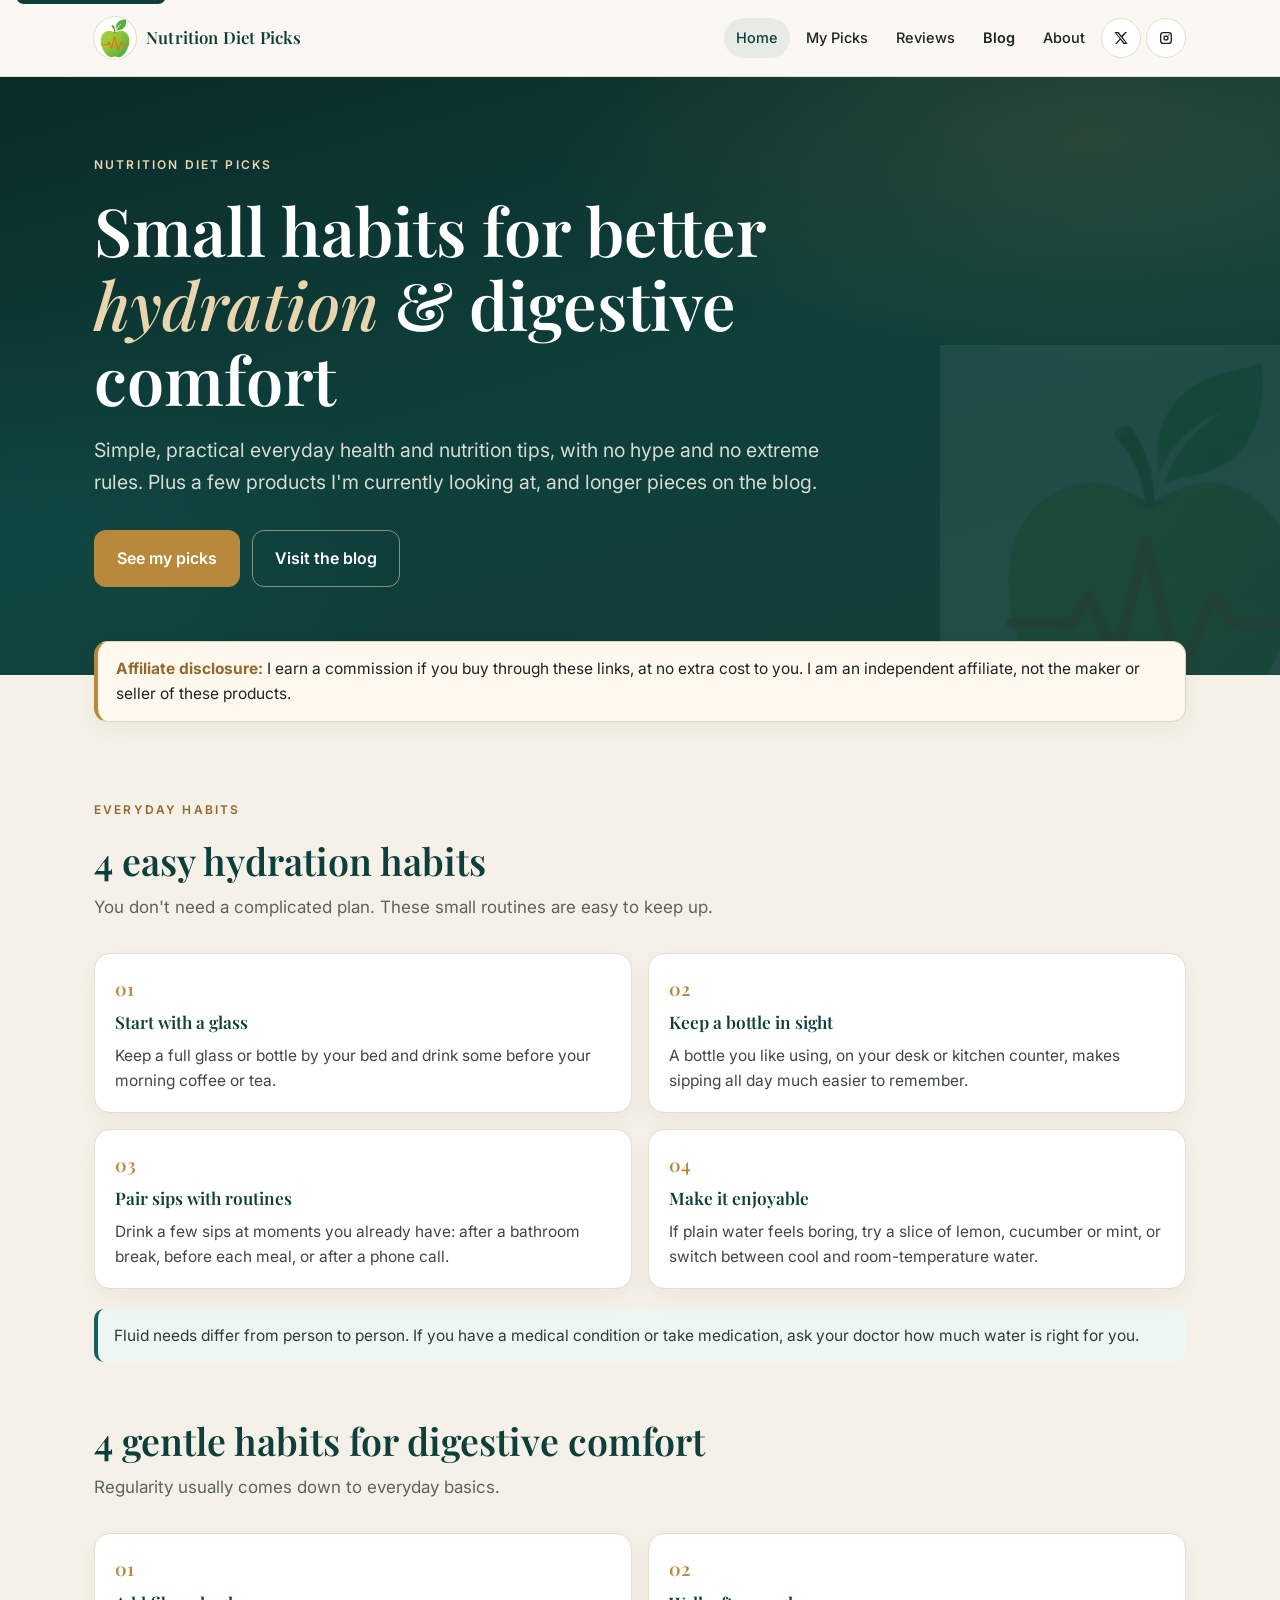
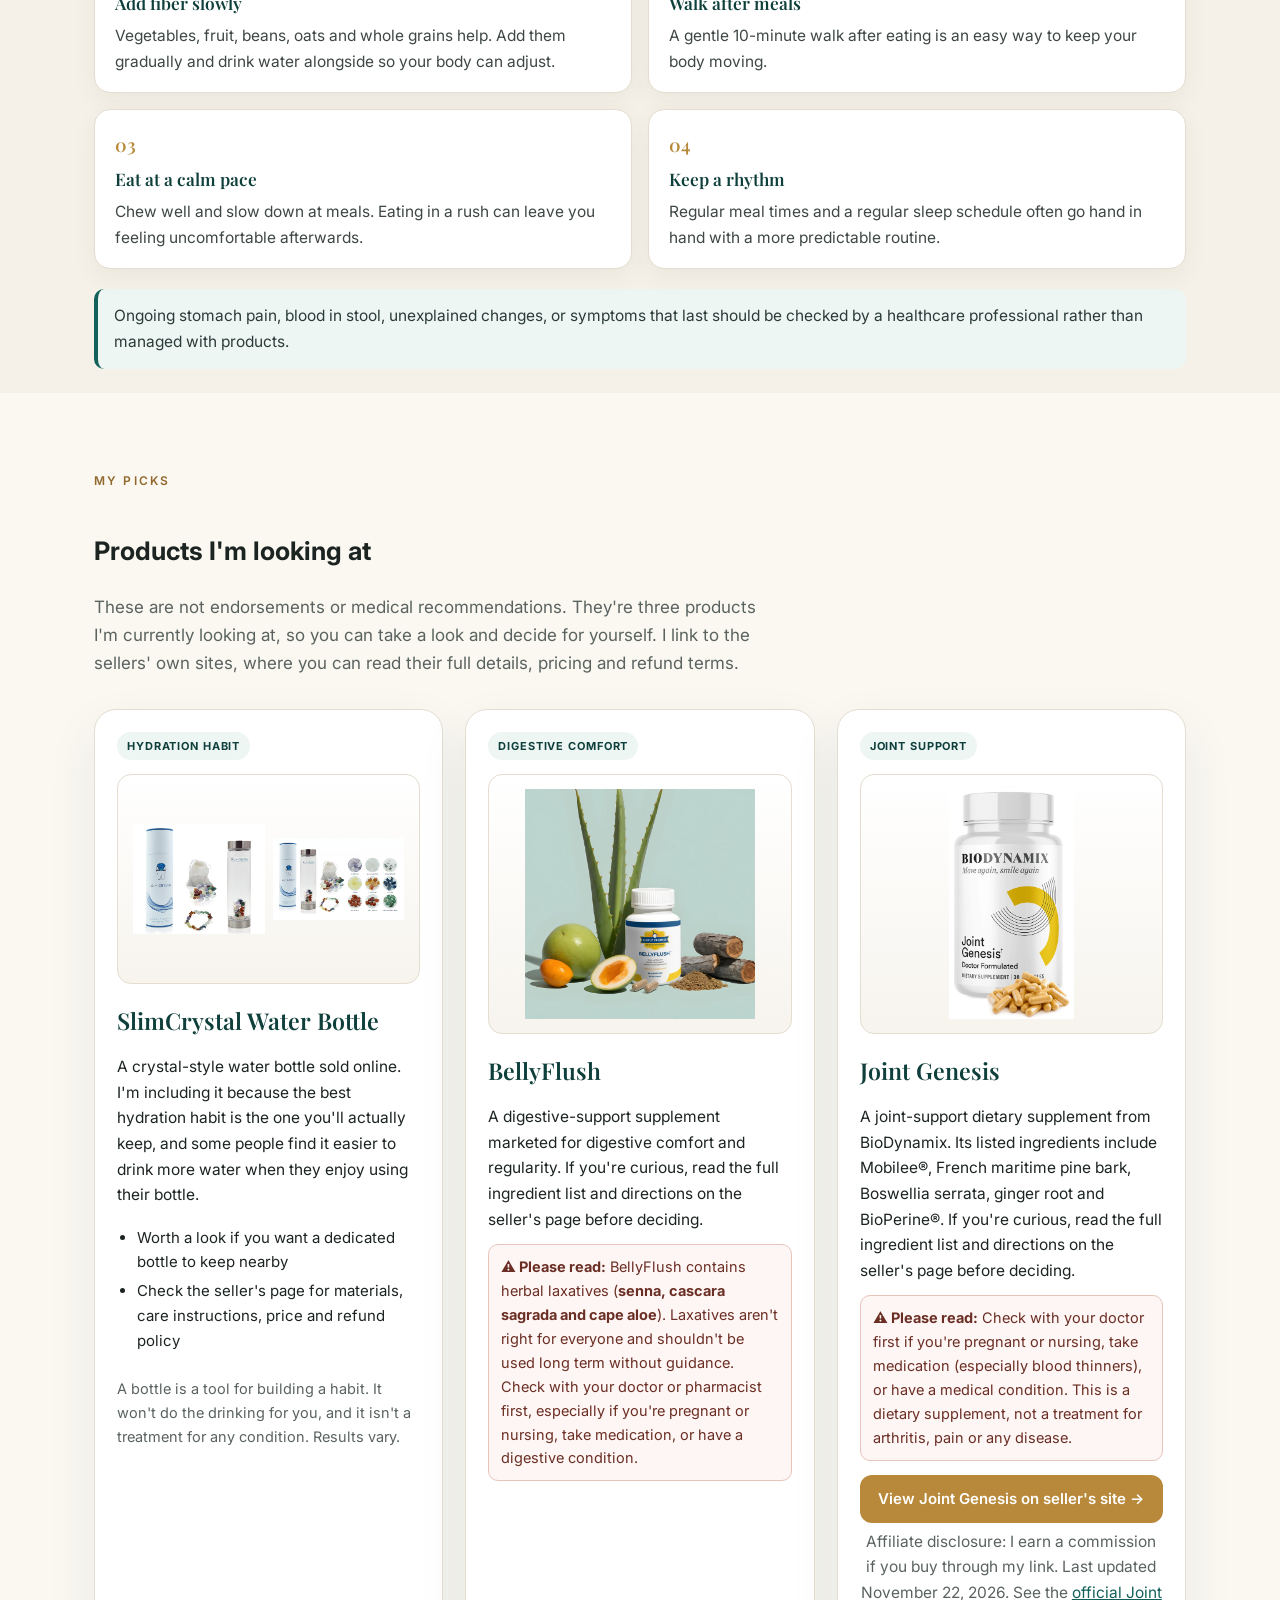
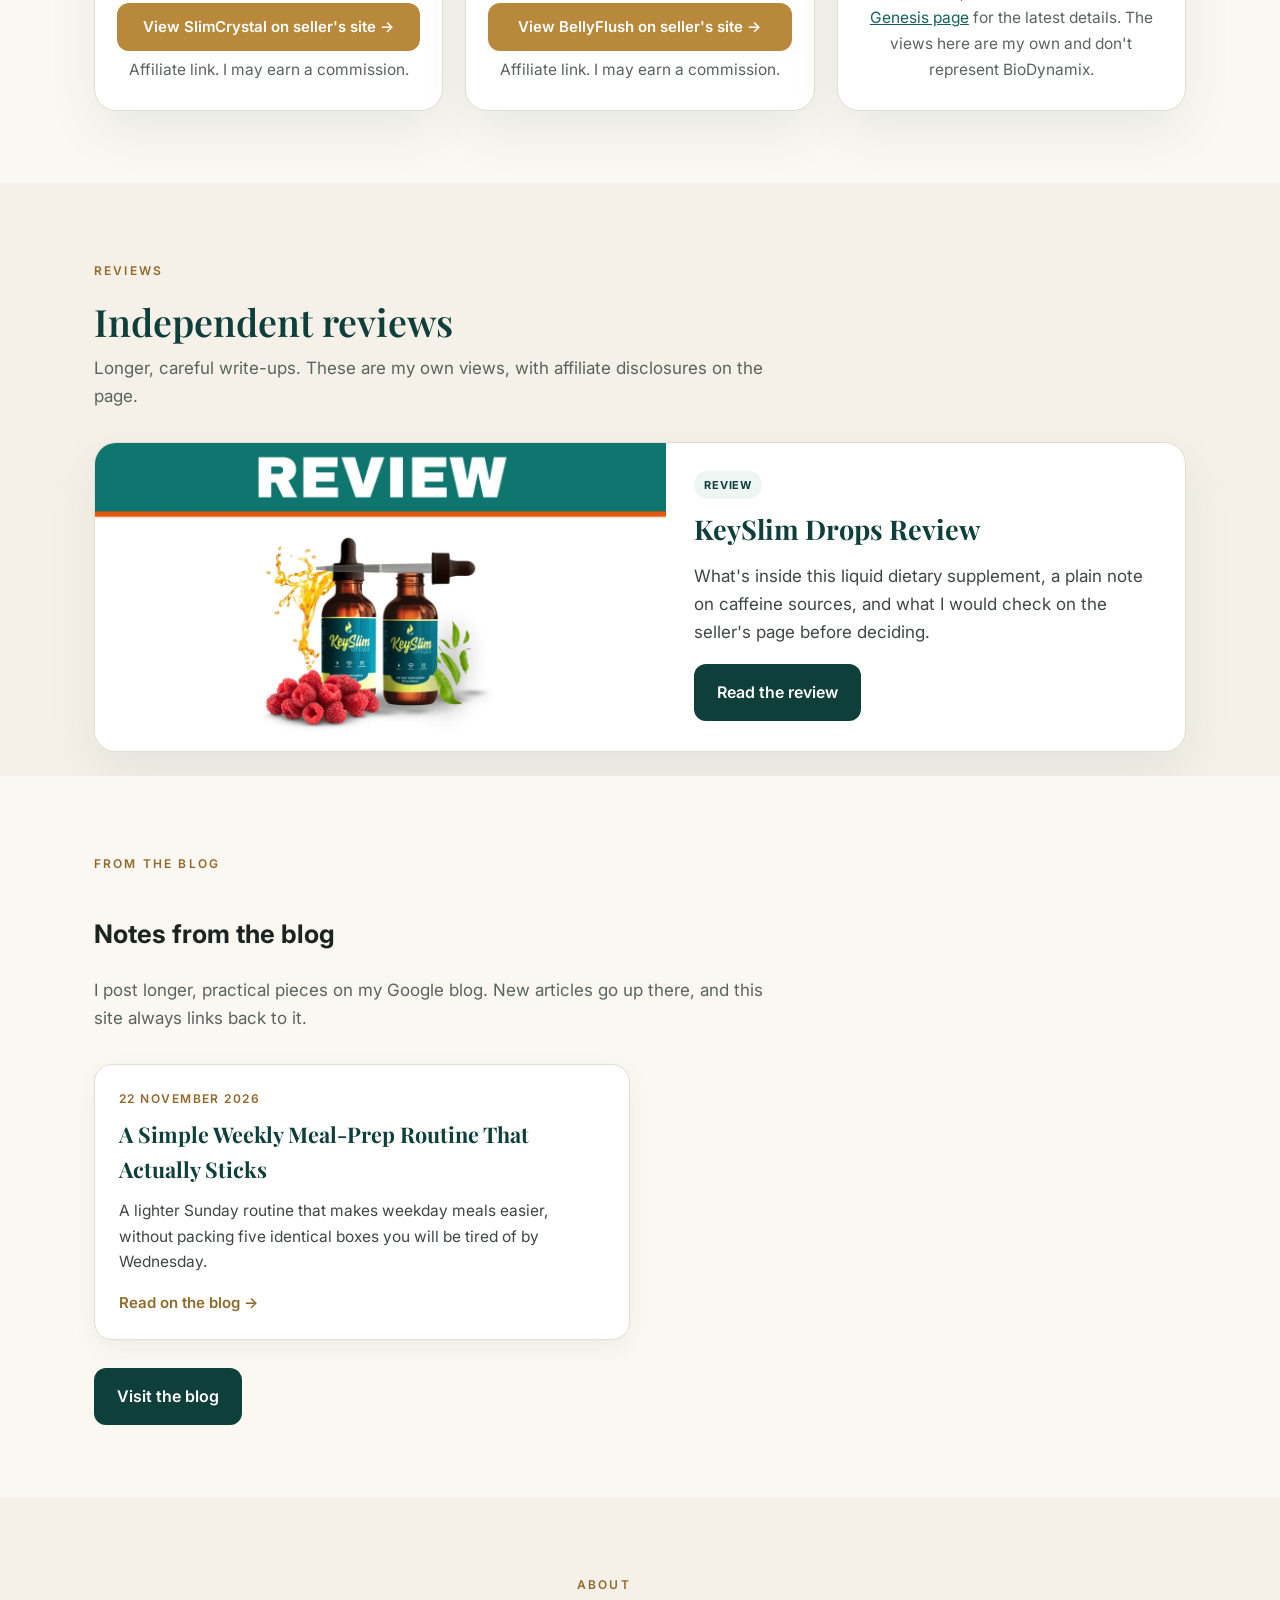
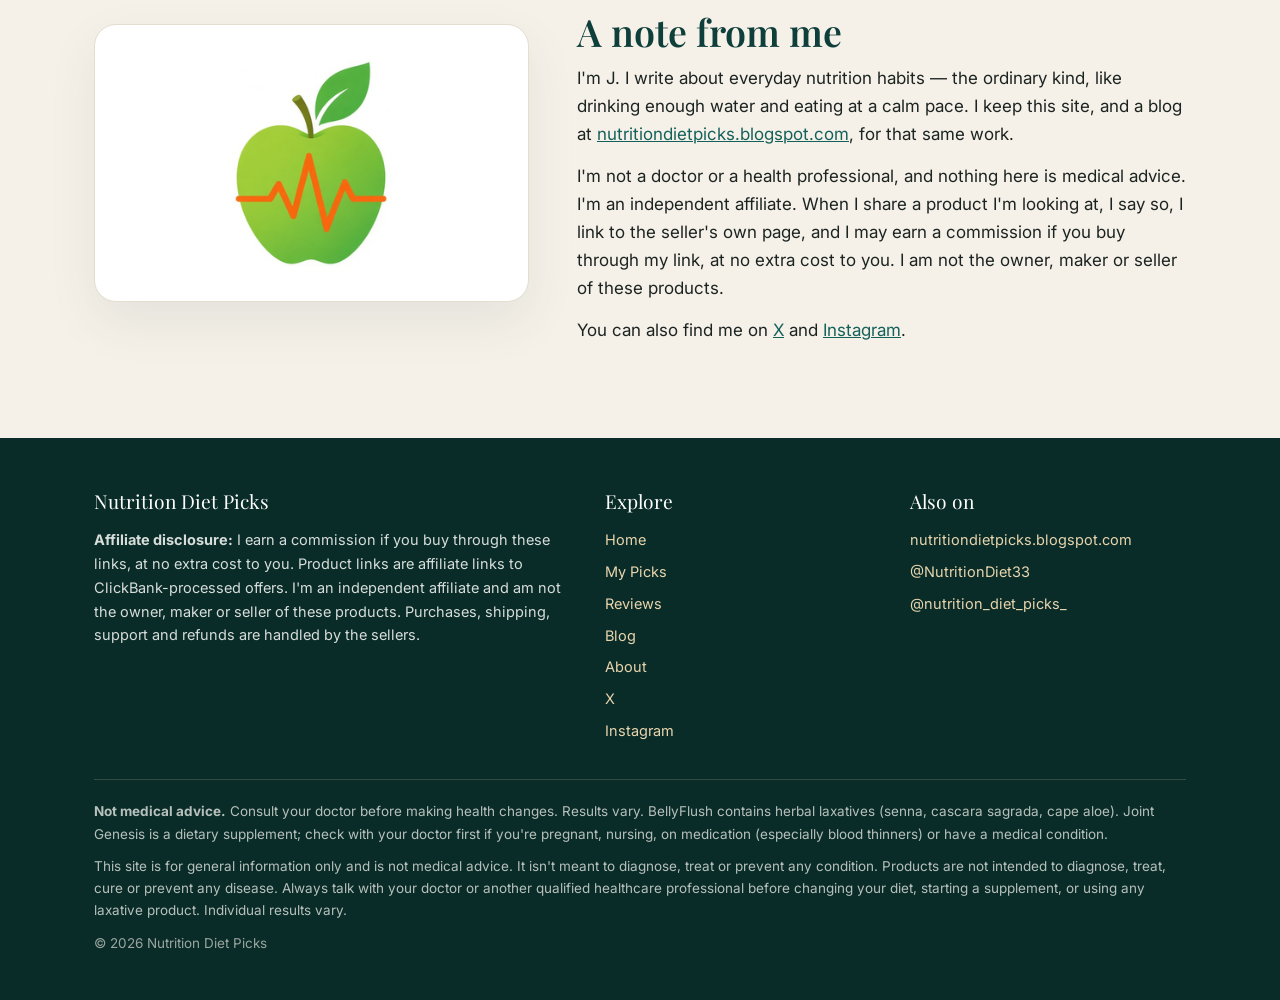
<file: index.html>
<!DOCTYPE html>
<html lang="en">
<head>
<meta charset="utf-8">
<meta name="viewport" content="width=device-width, initial-scale=1">
<title>Nutrition Diet Picks | Simple habits and honest product notes</title>
<meta name="description" content="Simple, practical hydration and digestive-comfort habits for everyday life, plus products I'm looking at (affiliate links). From Nutrition Diet Picks.">
<meta name="theme-color" content="#0e3f3b">
<meta property="og:title" content="Nutrition Diet Picks | Simple habits and honest product notes">
<meta property="og:description" content="Practical everyday habits for hydration and digestive comfort, plus products I'm looking at (affiliate links).">
<meta property="og:type" content="website">
<meta property="og:url" content="https://judah7.github.io/nutritiondiet-picks/">
<meta property="og:image" content="https://judah7.github.io/nutritiondiet-picks/apple-icon.png">
<link rel="canonical" href="https://judah7.github.io/nutritiondiet-picks/">
<link rel="icon" type="image/png" href="favicon.png" sizes="32x32">
<link rel="apple-touch-icon" href="apple-touch-icon.png">
<link rel="preconnect" href="https://fonts.googleapis.com">
<link rel="preconnect" href="https://fonts.gstatic.com" crossorigin>
<link href="https://fonts.googleapis.com/css2?family=Inter:wght@400;500;600;700&family=Playfair+Display:ital,wght@0,500;0,600;0,700;1,500&display=swap" rel="stylesheet">
<link rel="stylesheet" href="styles.css">
</head>
<body>
<a class="skip" href="#main">Skip to content</a>
<header class="site-nav">
  <div class="nav-inner">
    <a class="brand" href="index.html">
      <img src="apple-icon.png" alt="" width="256" height="256">
      <span class="brand-name">Nutrition Diet Picks</span>
    </a>
    <button class="menu-toggle" type="button" aria-expanded="false" aria-controls="site-menu" aria-label="Open menu">
      <svg viewBox="0 0 24 24" aria-hidden="true"><path d="M4 7h16M4 12h16M4 17h16"/></svg>
    </button>
    <nav id="site-menu" class="nav-links" aria-label="Primary">
      <a href="index.html" aria-current="page">Home</a>
      <a href="#picks">My Picks</a>
      <a href="#reviews">Reviews</a>
      <a class="ext" href="https://nutritiondietpicks.blogspot.com" target="_blank" rel="noopener">Blog</a>
      <a href="#about">About</a>
      <span class="nav-socials">
        <a class="social" href="https://x.com/NutritionDiet33" target="_blank" rel="noopener" aria-label="Nutrition Diet Picks on X">
          <svg viewBox="0 0 24 24" aria-hidden="true"><path d="M18.24 3H21l-6.53 7.47L22 21h-6.17l-4.82-6.3L5.6 21H3l7-8L2.1 3h6.32l4.36 5.73L18.24 3zm-1.08 16.2h1.7L7 4.7H5.17l11.99 14.5z"/></svg>
        </a>
        <a class="social" href="https://www.instagram.com/nutrition_diet_picks_/" target="_blank" rel="noopener" aria-label="Nutrition Diet Picks on Instagram">
          <svg viewBox="0 0 24 24" aria-hidden="true"><path d="M8 3h8a5 5 0 0 1 5 5v8a5 5 0 0 1-5 5H8a5 5 0 0 1-5-5V8a5 5 0 0 1 5-5zm0 2a3 3 0 0 0-3 3v8a3 3 0 0 0 3 3h8a3 3 0 0 0 3-3V8a3 3 0 0 0-3-3H8zm8.4 1.3a1.1 1.1 0 1 1 0 2.2 1.1 1.1 0 0 1 0-2.2zM12 8a4 4 0 1 1 0 8 4 4 0 0 1 0-8zm0 2a2 2 0 1 0 0 4 2 2 0 0 0 0-4z"/></svg>
        </a>
      </span>
    </nav>
  </div>
</header>
<section class="hero" id="home">
  <div class="wrap">
    <p class="kicker">Nutrition Diet Picks</p>
    <h1>Small habits for better <em>hydration</em> &amp; digestive comfort</h1>
    <p class="lead">Simple, practical everyday health and nutrition tips, with no hype and no extreme rules. Plus a few products I'm currently looking at, and longer pieces on the blog.</p>
    <div class="hero-cta">
      <a class="btn btn-gold" href="#picks">See my picks</a>
      <a class="btn btn-outline" href="https://nutritiondietpicks.blogspot.com" target="_blank" rel="noopener">Visit the blog</a>
    </div>
  </div>
</section>

<main id="main">
  <div class="wrap">
    <div class="disclosure" role="note">
      <strong>Affiliate disclosure:</strong> I earn a commission if you buy through these links, at no extra cost to you. I am an independent affiliate, not the maker or seller of these products.
    </div>
  </div>

  <section class="section" id="habits">
    <div class="wrap">
      <div class="section-head">
        <p class="kicker" style="color:var(--gold-d)">Everyday habits</p>
        <h2>4 easy hydration habits</h2>
        <p class="sub">You don't need a complicated plan. These small routines are easy to keep up.</p>
      </div>
      <div class="grid two">
        <div class="tip"><span class="num">01</span><h3>Start with a glass</h3><p>Keep a full glass or bottle by your bed and drink some before your morning coffee or tea.</p></div>
        <div class="tip"><span class="num">02</span><h3>Keep a bottle in sight</h3><p>A bottle you like using, on your desk or kitchen counter, makes sipping all day much easier to remember.</p></div>
        <div class="tip"><span class="num">03</span><h3>Pair sips with routines</h3><p>Drink a few sips at moments you already have: after a bathroom break, before each meal, or after a phone call.</p></div>
        <div class="tip"><span class="num">04</span><h3>Make it enjoyable</h3><p>If plain water feels boring, try a slice of lemon, cucumber or mint, or switch between cool and room-temperature water.</p></div>
      </div>
      <div class="note">Fluid needs differ from person to person. If you have a medical condition or take medication, ask your doctor how much water is right for you.</div>

      <div class="section-head" style="margin-top:56px">
        <h2>4 gentle habits for digestive comfort</h2>
        <p class="sub">Regularity usually comes down to everyday basics.</p>
      </div>
      <div class="grid two">
        <div class="tip"><span class="num">01</span><h3>Add fiber slowly</h3><p>Vegetables, fruit, beans, oats and whole grains help. Add them gradually and drink water alongside so your body can adjust.</p></div>
        <div class="tip"><span class="num">02</span><h3>Walk after meals</h3><p>A gentle 10-minute walk after eating is an easy way to keep your body moving.</p></div>
        <div class="tip"><span class="num">03</span><h3>Eat at a calm pace</h3><p>Chew well and slow down at meals. Eating in a rush can leave you feeling uncomfortable afterwards.</p></div>
        <div class="tip"><span class="num">04</span><h3>Keep a rhythm</h3><p>Regular meal times and a regular sleep schedule often go hand in hand with a more predictable routine.</p></div>
      </div>
      <div class="note">Ongoing stomach pain, blood in stool, unexplained changes, or symptoms that last should be checked by a healthcare professional rather than managed with products.</div>
    </div>
  </section>

  <section class="band section-alt" id="picks">
    <div class="wrap">
      <div class="section-head">
        <p class="kicker" style="color:var(--gold-d)">My Picks</p>
        <h2>Products I'm looking at</h2>
        <p class="sub">These are not endorsements or medical recommendations. They're three products I'm currently looking at, so you can take a look and decide for yourself. I link to the sellers' own sites, where you can read their full details, pricing and refund terms.</p>
      </div>
      <div class="cards">

        <article class="card">
          <span class="badge">Hydration habit</span>
          <div class="card-media pair">
            <img src="slimcrystal-1.jpg" alt="SlimCrystal glass water bottle with gift tube, crystal pouch and bracelet" width="512" height="433" loading="lazy">
            <img src="slimcrystal-2.jpg" alt="SlimCrystal bottle set and the crystals included" width="512" height="317" loading="lazy">
          </div>
          <h3>SlimCrystal Water Bottle</h3>
          <p>A crystal-style water bottle sold online. I'm including it because the best hydration habit is the one you'll actually keep, and some people find it easier to drink more water when they enjoy using their bottle.</p>
          <ul>
            <li>Worth a look if you want a dedicated bottle to keep nearby</li>
            <li>Check the seller's page for materials, care instructions, price and refund policy</li>
          </ul>
          <p style="font-size:14.5px;color:var(--muted)">A bottle is a tool for building a habit. It won't do the drinking for you, and it isn't a treatment for any condition. Results vary.</p>
          <div class="spacer"></div>
          <a class="btn btn-gold btn-block" href="https://e55ddir9w6vea29dpgvyzu5lps.hop.clickbank.net" target="_blank" rel="sponsored nofollow noopener">View SlimCrystal on seller's site&nbsp;→</a>
          <p class="fine">Affiliate link. I may earn a commission.</p>
        </article>

        <article class="card">
          <span class="badge">Digestive comfort</span>
          <div class="card-media">
            <img src="bellyflush.jpg" alt="BellyFlush supplement bottle with aloe, fruit and bark" width="800" height="800" loading="lazy">
          </div>
          <h3>BellyFlush</h3>
          <p>A digestive-support supplement marketed for digestive comfort and regularity. If you're curious, read the full ingredient list and directions on the seller's page before deciding.</p>
          <div class="warn"><strong>⚠️ Please read:</strong> BellyFlush contains herbal laxatives (<strong>senna, cascara sagrada and cape aloe</strong>). Laxatives aren't right for everyone and shouldn't be used long term without guidance. Check with your doctor or pharmacist first, especially if you're pregnant or nursing, take medication, or have a digestive condition.</div>
          <div class="spacer"></div>
          <a class="btn btn-gold btn-block" href="https://a578drvfzavfnsa5oa-wj38r28.hop.clickbank.net" target="_blank" rel="sponsored nofollow noopener">View BellyFlush on seller's site&nbsp;→</a>
          <p class="fine">Affiliate link. I may earn a commission.</p>
        </article>

        <article class="card">
          <span class="badge">Joint support</span>
          <div class="card-media">
            <img src="jointgenesis.webp" alt="Joint Genesis supplement bottle and capsules by BioDynamix" width="800" height="1470" loading="lazy">
          </div>
          <h3>Joint Genesis</h3>
          <p>A joint-support dietary supplement from BioDynamix. Its listed ingredients include Mobilee®, French maritime pine bark, Boswellia serrata, ginger root and BioPerine®. If you're curious, read the full ingredient list and directions on the seller's page before deciding.</p>
          <div class="warn"><strong>⚠️ Please read:</strong> Check with your doctor first if you're pregnant or nursing, take medication (especially blood thinners), or have a medical condition. This is a dietary supplement, not a treatment for arthritis, pain or any disease.</div>
          <div class="spacer"></div>
          <a class="btn btn-gold btn-block" href="https://9dc07pyd3czmgyhgx7xfv8-m0u.hop.clickbank.net" target="_blank" rel="sponsored nofollow noopener">View Joint Genesis on seller's site&nbsp;→</a>
          <p class="fine">Affiliate disclosure: I earn a commission if you buy through my link. Last updated November 22, 2026. See the <a href="https://9dc07pyd3czmgyhgx7xfv8-m0u.hop.clickbank.net" target="_blank" rel="sponsored nofollow noopener">official Joint Genesis page</a> for the latest details. The views here are my own and don't represent BioDynamix.</p>
        </article>

      </div>
    </div>
  </section>

  <section class="section" id="reviews">
    <div class="wrap">
      <div class="section-head">
        <p class="kicker" style="color:var(--gold-d)">Reviews</p>
        <h2>Independent reviews</h2>
        <p class="sub">Longer, careful write-ups. These are my own views, with affiliate disclosures on the page.</p>
      </div>
      <a class="feature" href="keyslim-drops-review.html">
        <div class="feature-media">
          <img src="keyslim-review-cover.webp" alt="KeySlim Drops Review cover, with a REVIEW banner" width="1200" height="630" loading="lazy">
        </div>
        <div class="feature-body">
          <span class="badge">Review</span>
          <h3>KeySlim Drops Review</h3>
          <p>What's inside this liquid dietary supplement, a plain note on caffeine sources, and what I would check on the seller's page before deciding.</p>
          <span class="btn btn-solid">Read the review</span>
        </div>
      </a>
    </div>
  </section>

  <section class="band section-alt" id="blog">
    <div class="wrap">
      <div class="section-head">
        <p class="kicker" style="color:var(--gold-d)">From the Blog</p>
        <h2>Notes from the blog</h2>
        <p class="sub">I post longer, practical pieces on my Google blog. New articles go up there, and this site always links back to it.</p>
      </div>
      <div class="blog-grid" id="blog-grid">
        <a class="blog-card" href="https://nutritiondietpicks.blogspot.com/2026/11/a-simple-weekly-meal-prep-routine-that.html" target="_blank" rel="noopener">
          <p class="meta">22 November 2026</p>
          <h3>A Simple Weekly Meal-Prep Routine That Actually Sticks</h3>
          <p>A lighter Sunday routine that makes weekday meals easier, without packing five identical boxes you will be tired of by Wednesday.</p>
          <span class="more">Read on the blog →</span>
        </a>
      </div>
      <p style="margin:28px 0 0"><a class="btn btn-solid" href="https://nutritiondietpicks.blogspot.com" target="_blank" rel="noopener">Visit the blog</a></p>
    </div>
  </section>

  <section class="section" id="about">
    <div class="wrap about-grid">
      <div class="about-portrait">
        <img src="apple-icon.png" alt="Nutrition Diet Picks apple logo" width="256" height="256">
      </div>
      <div class="about-copy">
        <p class="kicker" style="color:var(--gold-d)">About</p>
        <h2>A note from me</h2>
        <p>I'm J. I write about everyday nutrition habits — the ordinary kind, like drinking enough water and eating at a calm pace. I keep this site, and a blog at <a href="https://nutritiondietpicks.blogspot.com" target="_blank" rel="noopener">nutritiondietpicks.blogspot.com</a>, for that same work.</p>
        <p>I'm not a doctor or a health professional, and nothing here is medical advice. I'm an independent affiliate. When I share a product I'm looking at, I say so, I link to the seller's own page, and I may earn a commission if you buy through my link, at no extra cost to you. I am not the owner, maker or seller of these products.</p>
        <p>You can also find me on <a href="https://x.com/NutritionDiet33" target="_blank" rel="noopener">X</a> and <a href="https://www.instagram.com/nutrition_diet_picks_/" target="_blank" rel="noopener">Instagram</a>.</p>
      </div>
    </div>
  </section>
</main>
<footer class="site-footer">
  <div class="wrap">
    <div class="footer-grid">
      <div>
        <p class="footer-brand">Nutrition Diet Picks</p>
        <p><strong>Affiliate disclosure:</strong> I earn a commission if you buy through these links, at no extra cost to you. Product links are affiliate links to ClickBank-processed offers. I'm an independent affiliate and am not the owner, maker or seller of these products. Purchases, shipping, support and refunds are handled by the sellers.</p>
      </div>
      <div>
        <p class="footer-brand">Explore</p>
        <ul class="footer-nav">
          <li><a href="index.html">Home</a></li>
          <li><a href="index.html#picks">My Picks</a></li>
          <li><a href="index.html#reviews">Reviews</a></li>
          <li><a href="https://nutritiondietpicks.blogspot.com" target="_blank" rel="noopener">Blog</a></li>
          <li><a href="index.html#about">About</a></li>
          <li><a href="https://x.com/NutritionDiet33" target="_blank" rel="noopener">X</a></li>
          <li><a href="https://www.instagram.com/nutrition_diet_picks_/" target="_blank" rel="noopener">Instagram</a></li>
        </ul>
      </div>
      <div>
        <p class="footer-brand">Also on</p>
        <ul class="footer-nav">
          <li><a href="https://nutritiondietpicks.blogspot.com" target="_blank" rel="noopener">nutritiondietpicks.blogspot.com</a></li>
          <li><a href="https://x.com/NutritionDiet33" target="_blank" rel="noopener">@NutritionDiet33</a></li>
          <li><a href="https://www.instagram.com/nutrition_diet_picks_/" target="_blank" rel="noopener">@nutrition_diet_picks_</a></li>
        </ul>
      </div>
    </div>
    <div class="legal">
      <p><strong>Not medical advice.</strong> Consult your doctor before making health changes. Results vary. BellyFlush contains herbal laxatives (senna, cascara sagrada, cape aloe). Joint Genesis is a dietary supplement; check with your doctor first if you're pregnant, nursing, on medication (especially blood thinners) or have a medical condition.</p>
      <p>This site is for general information only and is not medical advice. It isn't meant to diagnose, treat or prevent any condition. Products are not intended to diagnose, treat, cure or prevent any disease. Always talk with your doctor or another qualified healthcare professional before changing your diet, starting a supplement, or using any laxative product. Individual results vary.</p>
      <p class="copy">© 2026 Nutrition Diet Picks</p>
    </div>
  </div>
</footer>
<script src="site.js"></script>
</body>
</html>
</file>
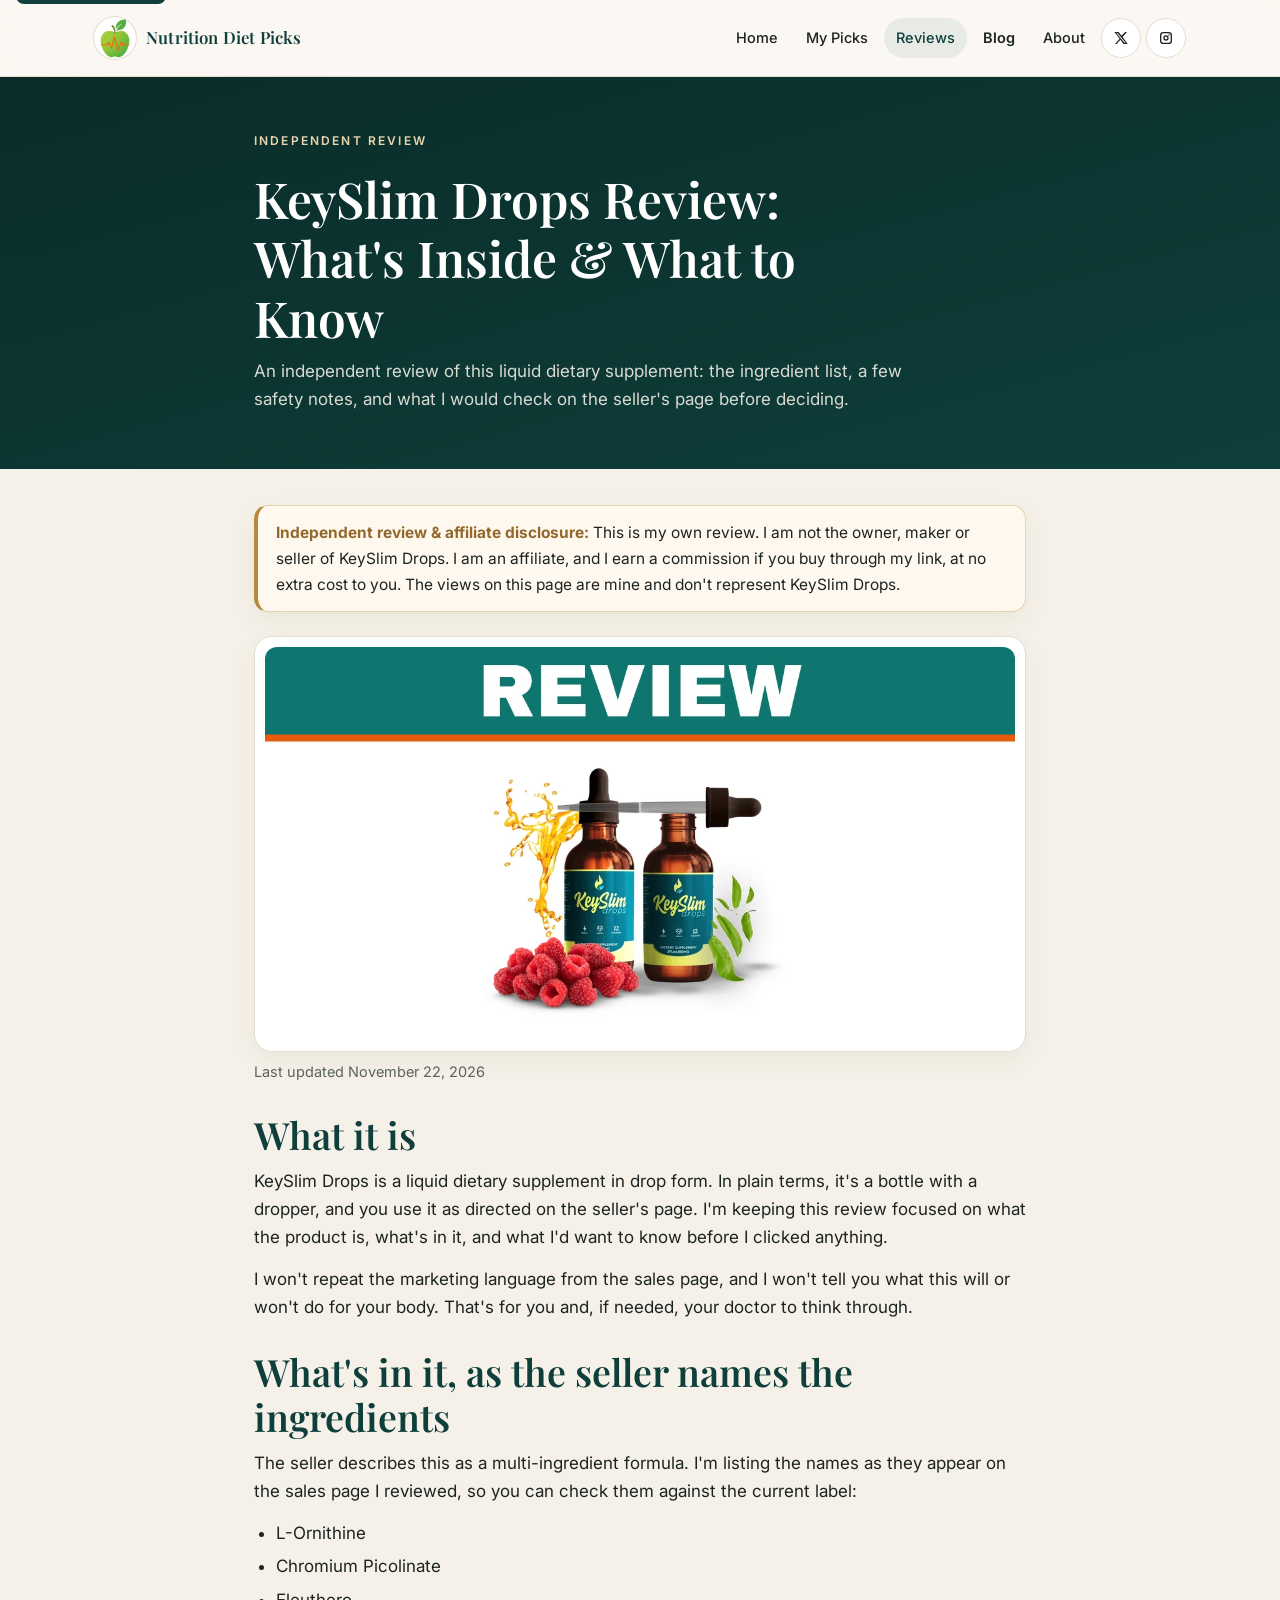
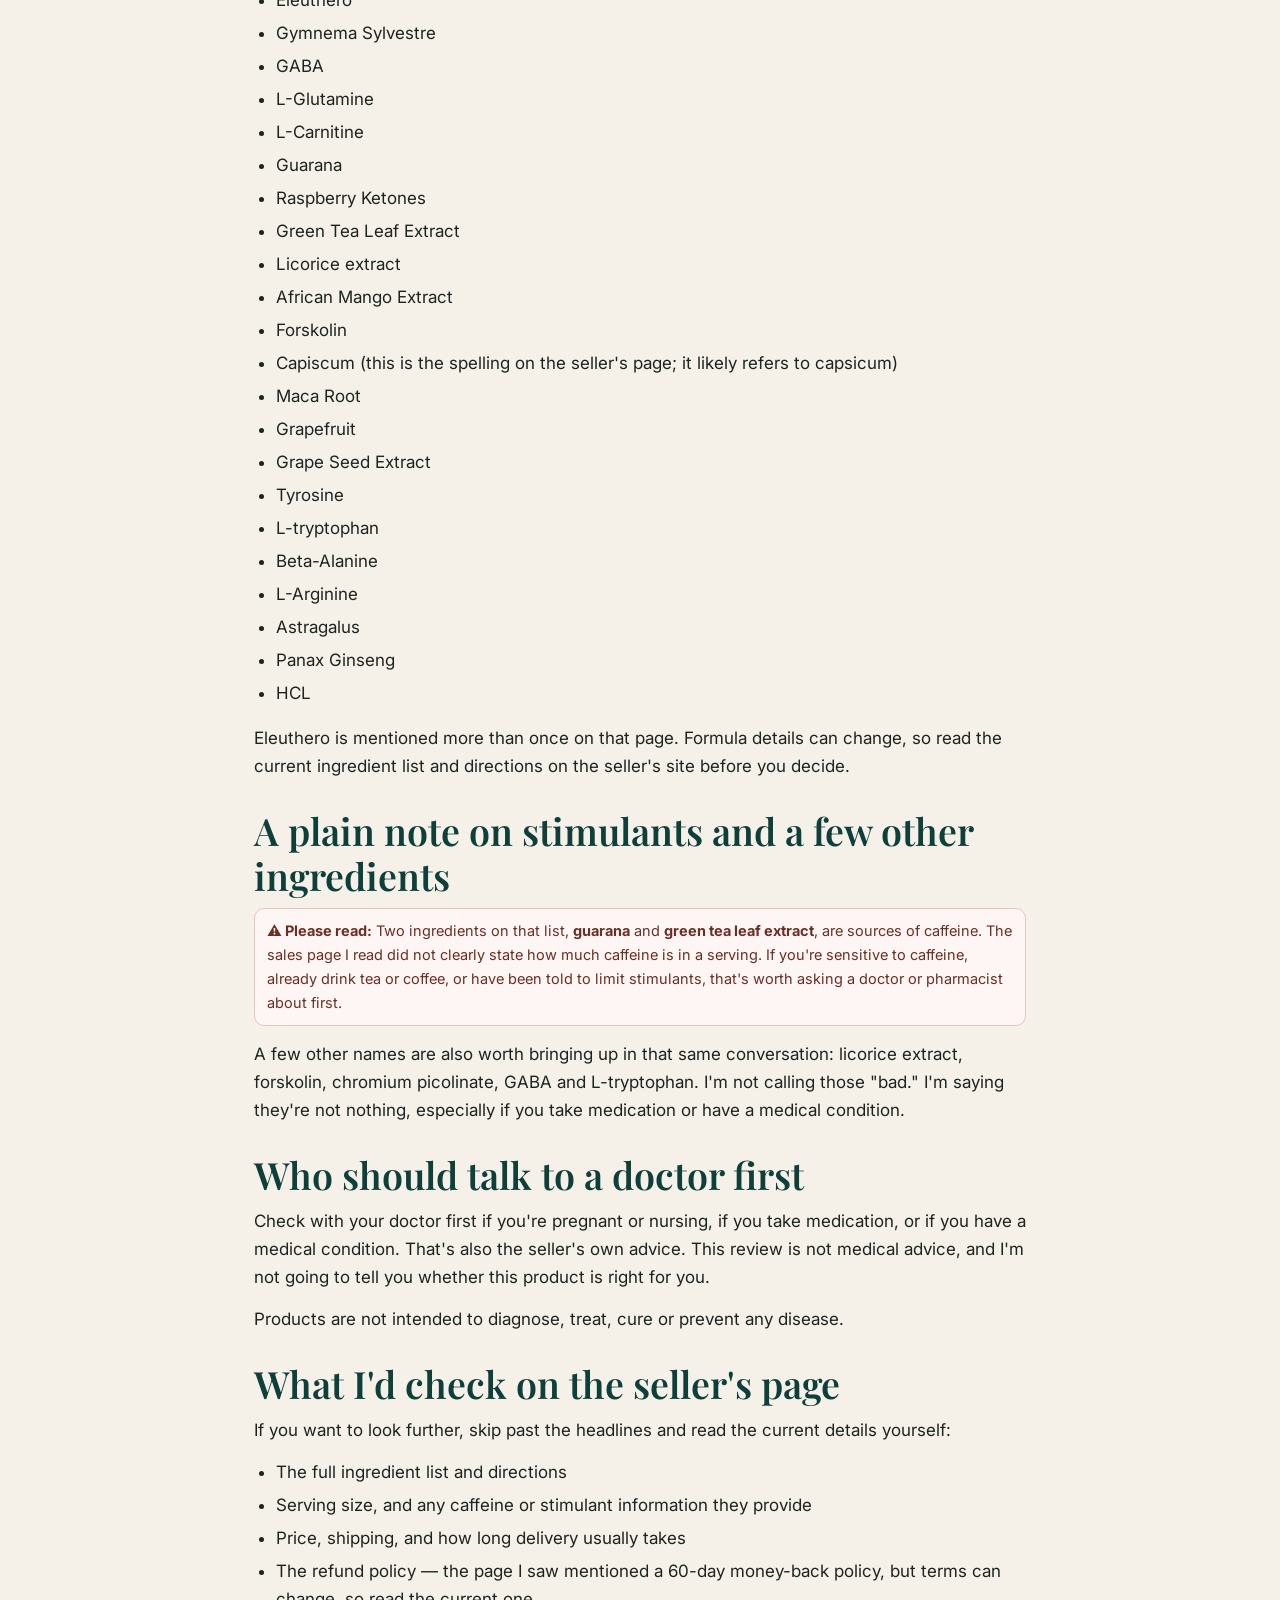
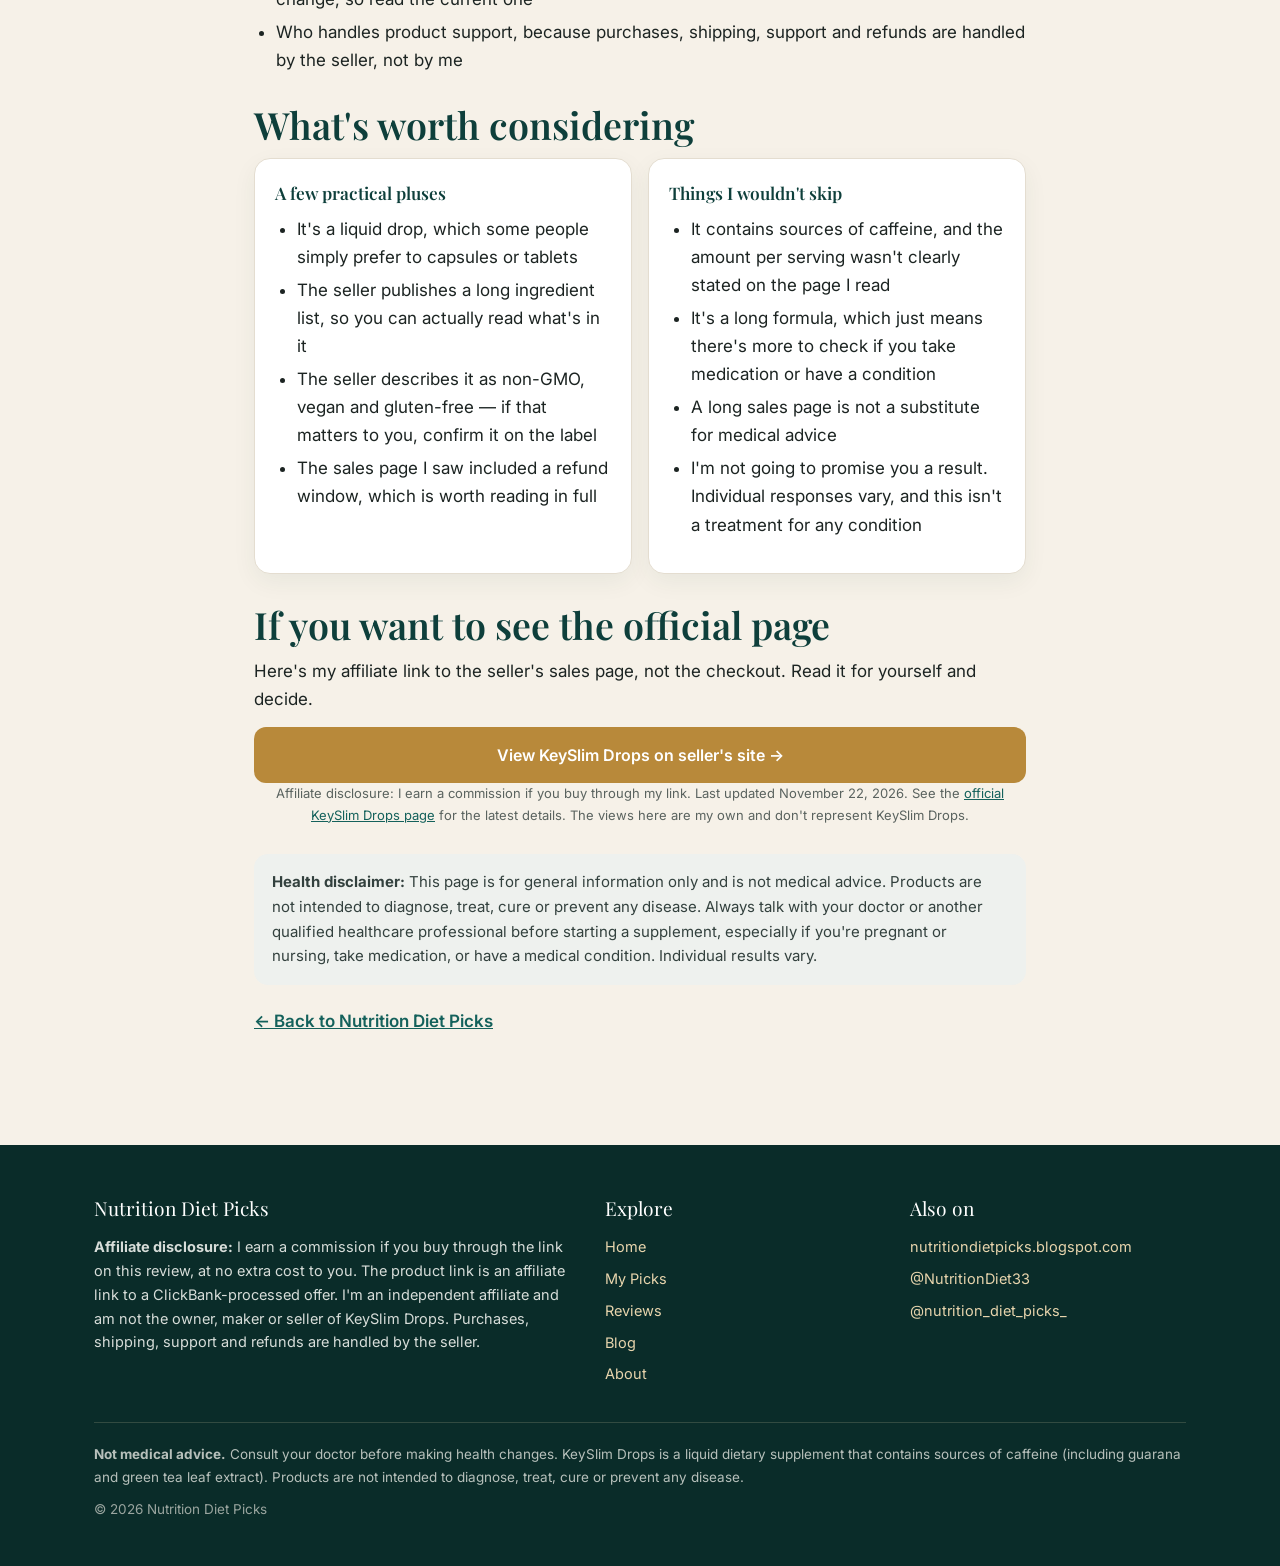
<file: keyslim-drops-review.html>
<!DOCTYPE html>
<html lang="en">
<head>
<meta charset="utf-8">
<meta name="viewport" content="width=device-width, initial-scale=1">
<title>KeySlim Drops Review: What's Inside &amp; What to Know</title>
<meta name="description" content="An independent KeySlim Drops review: what this liquid dietary supplement is, the ingredient list as the seller names it, caffeine and safety notes, and what to check before you decide. Affiliate disclosure inside.">
<meta name="theme-color" content="#0e3f3b">
<meta property="og:title" content="KeySlim Drops Review: What's Inside &amp; What to Know">
<meta property="og:description" content="An independent review of KeySlim Drops by an affiliate, not the owner. Ingredient list, stimulant notes, and what to check on the seller's page.">
<meta property="og:type" content="article">
<meta property="og:url" content="https://judah7.github.io/nutritiondiet-picks/keyslim-drops-review.html">
<meta property="og:image" content="https://judah7.github.io/nutritiondiet-picks/keyslim-review-cover.webp">
<meta property="og:image:width" content="1200">
<meta property="og:image:height" content="630">
<meta property="og:image:alt" content="KeySlim Drops Review cover image">
<link rel="canonical" href="https://judah7.github.io/nutritiondiet-picks/keyslim-drops-review.html">
<link rel="icon" type="image/png" href="favicon.png" sizes="32x32">
<link rel="apple-touch-icon" href="apple-touch-icon.png">
<link rel="preconnect" href="https://fonts.googleapis.com">
<link rel="preconnect" href="https://fonts.gstatic.com" crossorigin>
<link href="https://fonts.googleapis.com/css2?family=Inter:wght@400;500;600;700&family=Playfair+Display:ital,wght@0,500;0,600;0,700;1,500&display=swap" rel="stylesheet">
<link rel="stylesheet" href="styles.css">
</head>
<body>
<a class="skip" href="#main">Skip to content</a>
<header class="site-nav">
  <div class="nav-inner">
    <a class="brand" href="index.html">
      <img src="apple-icon.png" alt="" width="256" height="256">
      <span class="brand-name">Nutrition Diet Picks</span>
    </a>
    <button class="menu-toggle" type="button" aria-expanded="false" aria-controls="site-menu" aria-label="Open menu">
      <svg viewBox="0 0 24 24" aria-hidden="true"><path d="M4 7h16M4 12h16M4 17h16"/></svg>
    </button>
    <nav id="site-menu" class="nav-links" aria-label="Primary">
      <a href="index.html">Home</a>
      <a href="index.html#picks">My Picks</a>
      <a href="index.html#reviews" aria-current="page">Reviews</a>
      <a class="ext" href="https://nutritiondietpicks.blogspot.com" target="_blank" rel="noopener">Blog</a>
      <a href="index.html#about">About</a>
      <span class="nav-socials">
        <a class="social" href="https://x.com/NutritionDiet33" target="_blank" rel="noopener" aria-label="Nutrition Diet Picks on X">
          <svg viewBox="0 0 24 24" aria-hidden="true"><path d="M18.24 3H21l-6.53 7.47L22 21h-6.17l-4.82-6.3L5.6 21H3l7-8L2.1 3h6.32l4.36 5.73L18.24 3zm-1.08 16.2h1.7L7 4.7H5.17l11.99 14.5z"/></svg>
        </a>
        <a class="social" href="https://www.instagram.com/nutrition_diet_picks_/" target="_blank" rel="noopener" aria-label="Nutrition Diet Picks on Instagram">
          <svg viewBox="0 0 24 24" aria-hidden="true"><path d="M8 3h8a5 5 0 0 1 5 5v8a5 5 0 0 1-5 5H8a5 5 0 0 1-5-5V8a5 5 0 0 1 5-5zm0 2a3 3 0 0 0-3 3v8a3 3 0 0 0 3 3h8a3 3 0 0 0 3-3V8a3 3 0 0 0-3-3H8zm8.4 1.3a1.1 1.1 0 1 1 0 2.2 1.1 1.1 0 0 1 0-2.2zM12 8a4 4 0 1 1 0 8 4 4 0 0 1 0-8zm0 2a2 2 0 1 0 0 4 2 2 0 0 0 0-4z"/></svg>
        </a>
      </span>
    </nav>
  </div>
</header>
<section class="page-hero">
  <div class="article-wrap">
    <p class="kicker">Independent review</p>
    <h1>KeySlim Drops Review: What's Inside &amp; What to Know</h1>
    <p class="lead">An independent review of this liquid dietary supplement: the ingredient list, a few safety notes, and what I would check on the seller's page before deciding.</p>
  </div>
</section>

<main id="main" class="article">
  <div class="article-wrap">
    <div class="disclosure" role="note" style="margin:24px 0 0">
      <strong>Independent review &amp; affiliate disclosure:</strong> This is my own review. I am not the owner, maker or seller of KeySlim Drops. I am an affiliate, and I earn a commission if you buy through my link, at no extra cost to you. The views on this page are mine and don't represent KeySlim Drops.
    </div>

    <div class="hero-img">
      <img src="keyslim-review-cover.webp" alt="KeySlim Drops Review: two amber dropper bottles, with a REVIEW banner" width="1200" height="630">
    </div>
    <p class="updated">Last updated November 22, 2026</p>

    <h2>What it is</h2>
    <p>KeySlim Drops is a liquid dietary supplement in drop form. In plain terms, it's a bottle with a dropper, and you use it as directed on the seller's page. I'm keeping this review focused on what the product is, what's in it, and what I'd want to know before I clicked anything.</p>
    <p>I won't repeat the marketing language from the sales page, and I won't tell you what this will or won't do for your body. That's for you and, if needed, your doctor to think through.</p>

    <h2>What's in it, as the seller names the ingredients</h2>
    <p>The seller describes this as a multi-ingredient formula. I'm listing the names as they appear on the sales page I reviewed, so you can check them against the current label:</p>
    <ul>
      <li>L-Ornithine</li>
      <li>Chromium Picolinate</li>
      <li>Eleuthero</li>
      <li>Gymnema Sylvestre</li>
      <li>GABA</li>
      <li>L-Glutamine</li>
      <li>L-Carnitine</li>
      <li>Guarana</li>
      <li>Raspberry Ketones</li>
      <li>Green Tea Leaf Extract</li>
      <li>Licorice extract</li>
      <li>African Mango Extract</li>
      <li>Forskolin</li>
      <li>Capiscum (this is the spelling on the seller's page; it likely refers to capsicum)</li>
      <li>Maca Root</li>
      <li>Grapefruit</li>
      <li>Grape Seed Extract</li>
      <li>Tyrosine</li>
      <li>L-tryptophan</li>
      <li>Beta-Alanine</li>
      <li>L-Arginine</li>
      <li>Astragalus</li>
      <li>Panax Ginseng</li>
      <li>HCL</li>
    </ul>
    <p>Eleuthero is mentioned more than once on that page. Formula details can change, so read the current ingredient list and directions on the seller's site before you decide.</p>

    <h2>A plain note on stimulants and a few other ingredients</h2>
    <div class="warn"><strong>⚠️ Please read:</strong> Two ingredients on that list, <strong>guarana</strong> and <strong>green tea leaf extract</strong>, are sources of caffeine. The sales page I read did not clearly state how much caffeine is in a serving. If you're sensitive to caffeine, already drink tea or coffee, or have been told to limit stimulants, that's worth asking a doctor or pharmacist about first.</div>
    <p>A few other names are also worth bringing up in that same conversation: licorice extract, forskolin, chromium picolinate, GABA and L-tryptophan. I'm not calling those "bad." I'm saying they're not nothing, especially if you take medication or have a medical condition.</p>

    <h2>Who should talk to a doctor first</h2>
    <p>Check with your doctor first if you're pregnant or nursing, if you take medication, or if you have a medical condition. That's also the seller's own advice. This review is not medical advice, and I'm not going to tell you whether this product is right for you.</p>
    <p>Products are not intended to diagnose, treat, cure or prevent any disease.</p>

    <h2>What I'd check on the seller's page</h2>
    <p>If you want to look further, skip past the headlines and read the current details yourself:</p>
    <ul>
      <li>The full ingredient list and directions</li>
      <li>Serving size, and any caffeine or stimulant information they provide</li>
      <li>Price, shipping, and how long delivery usually takes</li>
      <li>The refund policy — the page I saw mentioned a 60-day money-back policy, but terms can change, so read the current one</li>
      <li>Who handles product support, because purchases, shipping, support and refunds are handled by the seller, not by me</li>
    </ul>

    <h2>What's worth considering</h2>
    <div class="split">
      <div class="tip">
        <h3>A few practical pluses</h3>
        <ul>
          <li>It's a liquid drop, which some people simply prefer to capsules or tablets</li>
          <li>The seller publishes a long ingredient list, so you can actually read what's in it</li>
          <li>The seller describes it as non-GMO, vegan and gluten-free — if that matters to you, confirm it on the label</li>
          <li>The sales page I saw included a refund window, which is worth reading in full</li>
        </ul>
      </div>
      <div class="tip">
        <h3>Things I wouldn't skip</h3>
        <ul>
          <li>It contains sources of caffeine, and the amount per serving wasn't clearly stated on the page I read</li>
          <li>It's a long formula, which just means there's more to check if you take medication or have a condition</li>
          <li>A long sales page is not a substitute for medical advice</li>
          <li>I'm not going to promise you a result. Individual responses vary, and this isn't a treatment for any condition</li>
        </ul>
      </div>
    </div>

    <h2>If you want to see the official page</h2>
    <p>Here's my affiliate link to the seller's sales page, not the checkout. Read it for yourself and decide.</p>
    <a class="btn btn-gold btn-block" href="https://d523dfqf-b3fg28jixvjq83z2i.hop.clickbank.net" target="_blank" rel="sponsored nofollow noopener">View KeySlim Drops on seller's site&nbsp;→</a>
    <p class="fine">Affiliate disclosure: I earn a commission if you buy through my link. Last updated November 22, 2026. See the <a href="https://d523dfqf-b3fg28jixvjq83z2i.hop.clickbank.net" target="_blank" rel="sponsored nofollow noopener">official KeySlim Drops page</a> for the latest details. The views here are my own and don't represent KeySlim Drops.</p>

    <div class="disclaimer-box">
      <strong>Health disclaimer:</strong> This page is for general information only and is not medical advice. Products are not intended to diagnose, treat, cure or prevent any disease. Always talk with your doctor or another qualified healthcare professional before starting a supplement, especially if you're pregnant or nursing, take medication, or have a medical condition. Individual results vary.
    </div>
    <p><a class="back-link" href="index.html">← Back to Nutrition Diet Picks</a></p>
  </div>
</main>
<footer class="site-footer">
  <div class="wrap">
    <div class="footer-grid">
      <div>
        <p class="footer-brand">Nutrition Diet Picks</p>
        <p><strong>Affiliate disclosure:</strong> I earn a commission if you buy through the link on this review, at no extra cost to you. The product link is an affiliate link to a ClickBank-processed offer. I'm an independent affiliate and am not the owner, maker or seller of KeySlim Drops. Purchases, shipping, support and refunds are handled by the seller.</p>
      </div>
      <div>
        <p class="footer-brand">Explore</p>
        <ul class="footer-nav">
          <li><a href="index.html">Home</a></li>
          <li><a href="index.html#picks">My Picks</a></li>
          <li><a href="index.html#reviews">Reviews</a></li>
          <li><a href="https://nutritiondietpicks.blogspot.com" target="_blank" rel="noopener">Blog</a></li>
          <li><a href="index.html#about">About</a></li>
        </ul>
      </div>
      <div>
        <p class="footer-brand">Also on</p>
        <ul class="footer-nav">
          <li><a href="https://nutritiondietpicks.blogspot.com" target="_blank" rel="noopener">nutritiondietpicks.blogspot.com</a></li>
          <li><a href="https://x.com/NutritionDiet33" target="_blank" rel="noopener">@NutritionDiet33</a></li>
          <li><a href="https://www.instagram.com/nutrition_diet_picks_/" target="_blank" rel="noopener">@nutrition_diet_picks_</a></li>
        </ul>
      </div>
    </div>
    <div class="legal">
      <p><strong>Not medical advice.</strong> Consult your doctor before making health changes. KeySlim Drops is a liquid dietary supplement that contains sources of caffeine (including guarana and green tea leaf extract). Products are not intended to diagnose, treat, cure or prevent any disease.</p>
      <p class="copy">© 2026 Nutrition Diet Picks</p>
    </div>
  </div>
</footer>
<script src="site.js"></script>
</body>
</html>
</file>
<file: styles.css>
:root{
  --teal:#0e3f3b;
  --teal-mid:#14615b;
  --teal-soft:#1a7a72;
  --gold:#b8893a;
  --gold-d:#91692c;
  --gold-l:#e8d5ad;
  --cream:#f6f1e8;
  --cream-2:#fbf8f2;
  --white:#fff;
  --ink:#1c2422;
  --muted:#5a635f;
  --line:#e4ddd0;
  --warn-bg:#fdf6f4;
  --warn-bd:#e8c4bb;
  --warn-ink:#6b2e24;
  --shadow:0 20px 50px rgba(14,63,59,.08);
  --shadow-sm:0 8px 24px rgba(14,63,59,.06);
  --nav-h:76px;
  --font-serif:"Playfair Display",Georgia,"Times New Roman",serif;
  --font-sans:"Inter",system-ui,-apple-system,"Segoe UI",Roboto,Helvetica,Arial,sans-serif;
  --wrap:1140px;
}
*{box-sizing:border-box}
html{scroll-behavior:smooth;scroll-padding-top:calc(var(--nav-h) + 12px)}
body{
  margin:0;
  font-family:var(--font-sans);
  color:var(--ink);
  background:var(--cream);
  line-height:1.65;
  font-size:17px;
  -webkit-text-size-adjust:100%;
}
img{max-width:100%;height:auto;display:block}
a{color:var(--teal-mid)}
a:hover{color:var(--gold-d)}
.wrap{max-width:var(--wrap);margin:0 auto;padding:0 24px}
.skip{
  position:absolute;left:16px;top:-40px;background:var(--teal);color:#fff;
  padding:8px 14px;border-radius:8px;z-index:1000
}
.skip:focus{top:16px}

/* Nav */
.site-nav{
  position:sticky;top:0;z-index:80;
  background:rgba(251,248,242,.92);
  backdrop-filter:blur(14px);
  -webkit-backdrop-filter:blur(14px);
  border-bottom:1px solid var(--line);
  transition:box-shadow .2s ease;
}
.site-nav.scrolled{box-shadow:0 8px 24px rgba(14,63,59,.08)}
.nav-inner{
  max-width:var(--wrap);margin:0 auto;padding:0 24px;
  min-height:var(--nav-h);
  display:flex;align-items:center;justify-content:space-between;gap:16px;
}
.brand{
  display:flex;align-items:center;gap:10px;text-decoration:none;color:var(--teal);
  flex-shrink:0;
}
.brand img{width:42px;height:42px;border-radius:50%;background:#fff;box-shadow:0 0 0 1px var(--line)}
.brand-name{
  font-family:var(--font-serif);
  font-weight:600;
  font-size:1.05rem;
  line-height:1.15;
  letter-spacing:.01em;
  color:var(--teal);
}
.menu-toggle{
  display:none;background:transparent;border:1px solid var(--line);border-radius:10px;
  width:44px;height:44px;padding:0;cursor:pointer;color:var(--teal);
  align-items:center;justify-content:center;
}
.menu-toggle svg{width:22px;height:22px;fill:none;stroke:currentColor;stroke-width:2}
.nav-links{display:flex;align-items:center;gap:4px;flex-wrap:wrap;justify-content:flex-end}
.nav-links a{
  text-decoration:none;color:var(--ink);font-weight:500;font-size:14.5px;
  padding:8px 12px;border-radius:999px;min-height:40px;display:inline-flex;align-items:center;
}
.nav-links a:hover,.nav-links a[aria-current="page"]{color:var(--teal);background:rgba(20,97,91,.08)}
.nav-links a.social{
  width:40px;height:40px;padding:0;justify-content:center;border:1px solid var(--line);background:#fff;
}
.nav-links a.social svg{width:16px;height:16px;fill:currentColor}
.nav-links a.ext{font-weight:600}

/* Hero */
.hero{
  position:relative;
  background:
    radial-gradient(1000px 420px at 85% 10%,rgba(184,137,58,.16),transparent 55%),
    radial-gradient(800px 500px at 0% 80%,rgba(20,97,91,.22),transparent 50%),
    linear-gradient(165deg,#0a2c29 0%,#0e3f3b 48%,#133f3a 100%);
  color:#f6f1e8;
  padding:72px 0 88px;
  overflow:hidden;
}
.hero::after{
  content:"";
  position:absolute;right:-80px;bottom:-90px;width:420px;height:420px;
  background:url("apple-icon.png") center/contain no-repeat;
  opacity:.07;pointer-events:none;
}
.hero .wrap{position:relative;z-index:1}
.kicker{
  display:inline-block;
  color:var(--gold-l);
  font-size:12px;font-weight:600;letter-spacing:.18em;text-transform:uppercase;
  margin:0 0 18px;
}
.hero h1{
  font-family:var(--font-serif);
  font-weight:600;
  font-size:clamp(2.15rem,5.4vw,4.15rem);
  line-height:1.12;
  margin:0 0 18px;
  max-width:16ch;
  color:#fff;
}
.hero h1 em{font-style:italic;color:var(--gold-l);font-weight:500}
.hero .lead{
  font-size:clamp(1.05rem,2vw,1.22rem);
  max-width:38em;
  margin:0 0 32px;
  color:rgba(246,241,232,.88);
  font-weight:400;
}
.hero-cta{display:flex;flex-wrap:wrap;gap:12px}
.btn{
  display:inline-flex;align-items:center;justify-content:center;
  text-decoration:none;font-weight:600;font-size:16px;
  padding:14px 22px;border-radius:12px;min-height:48px;min-width:48px;
  border:1px solid transparent;cursor:pointer;
  transition:background .15s ease,color .15s ease,border-color .15s ease,transform .15s ease;
}
.btn-gold{background:var(--gold);color:#fff}
.btn-gold:hover{background:var(--gold-d);color:#fff}
.btn-outline{background:transparent;color:#fff;border-color:rgba(232,213,173,.55)}
.btn-outline:hover{background:rgba(255,255,255,.08);color:#fff}
.btn-solid{background:var(--teal);color:#fff}
.btn-solid:hover{background:#0a2c29;color:#fff}
.btn-block{display:flex;width:100%}

/* Disclosure */
.disclosure{
  background:#fff8ef;
  border:1px solid #e6d3b0;
  border-left:4px solid var(--gold);
  border-radius:14px;
  padding:14px 18px;
  margin:-34px auto 0;
  max-width:var(--wrap);
  position:relative;
  box-shadow:var(--shadow-sm);
  font-size:15.5px;
  color:var(--ink);
}
.disclosure strong{color:var(--gold-d)}

/* Sections */
.section{padding:72px 0 24px}
.section-head{max-width:40em;margin:0 0 32px}
.section h2, .page-hero h1, .article h2{
  font-family:var(--font-serif);
  font-weight:600;
  font-size:clamp(1.7rem,3.4vw,2.35rem);
  line-height:1.2;
  margin:0 0 10px;
  color:var(--teal);
}
.sub{color:var(--muted);margin:0}
.section-alt{background:var(--cream-2)}
.band{padding:72px 0}

/* Habits */
.grid{display:grid;gap:16px}
@media(min-width:760px){.grid.two{grid-template-columns:1fr 1fr}.grid.three{grid-template-columns:1fr 1fr 1fr}}
.tip{
  background:#fff;border:1px solid var(--line);border-radius:16px;
  padding:20px 20px 18px;box-shadow:var(--shadow-sm);
}
.tip .num{
  font-family:var(--font-serif);color:var(--gold);font-size:1.15rem;font-weight:600;
  display:block;margin-bottom:4px;
}
.tip h3{margin:0 0 6px;font-size:1.08rem;font-family:var(--font-serif);color:var(--teal);font-weight:600}
.tip p{margin:0;font-size:15.5px;color:#3e4744}
.note{
  background:#eef6f4;border-left:4px solid var(--teal-mid);
  border-radius:10px;padding:14px 16px;font-size:15.5px;margin-top:20px;color:#2b3b38;
}

/* Product cards */
.cards{display:grid;gap:22px}
@media(min-width:900px){.cards{grid-template-columns:1fr 1fr 1fr}}
.card{
  background:#fff;border:1px solid var(--line);border-radius:22px;padding:22px;
  display:flex;flex-direction:column;box-shadow:var(--shadow);
}
.badge{
  align-self:flex-start;
  background:#eef6f4;color:var(--teal);
  font-size:11px;font-weight:700;letter-spacing:.08em;text-transform:uppercase;
  padding:5px 10px;border-radius:999px;
}
.card-media{
  background:linear-gradient(180deg,#fff,#f7f4ee);
  border:1px solid var(--line);border-radius:14px;
  margin:14px 0 12px;padding:14px;
  display:flex;flex-wrap:wrap;align-items:center;justify-content:center;gap:8px;
  min-height:210px;
}
.card-media img{
  width:auto;max-width:100%;max-height:230px;height:auto;object-fit:contain;background:#fff;
}
.card-media.pair img{max-height:200px;max-width:48%}
.card h3{
  font-family:var(--font-serif);font-size:1.45rem;margin:6px 0 8px;color:var(--teal);font-weight:600;
}
.card p{font-size:15.5px;margin:6px 0}
.card ul{padding-left:20px;margin:8px 0 14px;font-size:15px}
.card li{margin:4px 0}
.warn{
  background:var(--warn-bg);border:1px solid var(--warn-bd);color:var(--warn-ink);
  border-radius:10px;padding:10px 12px;font-size:14.5px;margin:6px 0 14px;
}
.card .spacer{flex:1}
.fine{font-size:13px;color:var(--muted);text-align:center;margin:8px 0 0}
.fine a{color:var(--teal-mid)}

/* Review feature */
.feature{
  display:grid;gap:0;
  background:#fff;border:1px solid var(--line);border-radius:22px;overflow:hidden;
  box-shadow:var(--shadow);text-decoration:none;color:inherit;
}
@media(min-width:800px){.feature{grid-template-columns:1.1fr 1fr}}
.feature-media{background:#fff;min-height:220px}
.feature-media img{width:100%;height:100%;object-fit:cover;max-height:none}
.feature-body{padding:28px 28px 30px;display:flex;flex-direction:column;justify-content:center}
.feature-body h3{
  font-family:var(--font-serif);font-size:1.7rem;margin:8px 0 10px;color:var(--teal);
}
.feature-body p{margin:0 0 18px;color:#3e4744}
.feature:hover .btn-solid{background:#0a2c29}

/* Blog cards */
.blog-grid{display:grid;gap:20px}
@media(min-width:760px){.blog-grid{grid-template-columns:1fr 1fr}}
.blog-card{
  background:#fff;border:1px solid var(--line);border-radius:18px;padding:24px;
  box-shadow:var(--shadow-sm);display:flex;flex-direction:column;
  text-decoration:none;color:inherit;
}
.blog-card:hover{border-color:var(--gold-l)}
.blog-card .meta{font-size:12px;letter-spacing:.12em;text-transform:uppercase;color:var(--gold-d);font-weight:600;margin:0 0 8px}
.blog-card h3{font-family:var(--font-serif);font-size:1.35rem;margin:0 0 10px;color:var(--teal)}
.blog-card p{margin:0 0 16px;color:#3e4744;font-size:15.5px}
.blog-card .more{margin-top:auto;font-weight:600;color:var(--gold-d);font-size:15px}

/* About */
.about-grid{display:grid;gap:28px;align-items:center}
@media(min-width:800px){.about-grid{grid-template-columns:1fr 1.4fr;gap:48px}}
.about-portrait{
  background:#fff;border-radius:22px;border:1px solid var(--line);padding:28px;
  box-shadow:var(--shadow);display:flex;align-items:center;justify-content:center;
}
.about-portrait img{width:220px;height:220px;object-fit:contain}
.about-copy p{margin:0 0 14px}

/* Footer */
.site-footer{
  margin-top:56px;
  background:#0a2c29;
  color:#d7ddd9;
  padding:48px 0 36px;
  font-size:14.5px;
}
.site-footer a{color:#e8d5ad}
.site-footer h2,.footer-brand{font-family:var(--font-serif);color:#fff;font-size:1.2rem;margin:0 0 12px}
.footer-grid{display:grid;gap:28px;margin-bottom:28px}
@media(min-width:800px){.footer-grid{grid-template-columns:1.4fr .8fr .8fr}}
.site-footer p{margin:0 0 10px}
.footer-nav{list-style:none;padding:0;margin:0}
.footer-nav li{margin:0 0 8px}
.footer-nav a{text-decoration:none}
.legal{border-top:1px solid rgba(232,213,173,.18);padding-top:20px;color:#b7c0bb;font-size:13.5px}
.copy{margin-top:16px;color:#9aa59f}

/* Review article page */
.page-hero{
  background:linear-gradient(165deg,#0a2c29,#0e3f3b);
  color:#f6f1e8;padding:48px 0 56px;
}
.page-hero h1{color:#fff;max-width:22ch;font-size:clamp(1.9rem,4.4vw,3.1rem)}
.page-hero .lead{color:rgba(246,241,232,.88);max-width:40em;margin:0}
.article-wrap{max-width:820px;margin:0 auto;padding:0 24px}
.article{padding:12px 0 40px}
.article .hero-img{
  background:#fff;border:1px solid var(--line);border-radius:18px;padding:10px;
  margin:24px 0 8px;box-shadow:var(--shadow-sm);overflow:hidden;
}
.article .hero-img img{width:100%;border-radius:12px}
.updated{color:var(--muted);font-size:14.5px;margin:0 0 8px}
.article h2{margin:28px 0 10px}
.article p{margin:0 0 14px}
.article ul{padding-left:22px;margin:8px 0 16px}
.article li{margin:5px 0}
.split{display:grid;gap:16px;margin-top:8px}
@media(min-width:680px){.split{grid-template-columns:1fr 1fr}}
.back-link{display:inline-block;margin-top:22px;font-weight:600}

.disclaimer-box{
  background:#eef1ee;border-radius:14px;padding:16px 18px;
  font-size:15px;color:#33413e;margin:28px 0 0;
}

:focus-visible{outline:3px solid var(--gold);outline-offset:2px}

.feature-body .btn{width:auto;align-self:flex-start;min-width:0}
.card .btn{font-size:15px;padding:13px 14px;line-height:1.3}
@media(max-width:899px){
  .hero::after{display:none}
  :root{--nav-h:68px}
  .menu-toggle{display:inline-flex}
  .nav-links{
    display:none;
    position:absolute;left:0;right:0;top:100%;
    background:var(--cream-2);
    border-bottom:1px solid var(--line);
    flex-direction:column;align-items:stretch;
    padding:10px 24px 18px;gap:4px;
    box-shadow:0 16px 30px rgba(14,63,59,.1);
  }
  .site-nav.open .nav-links{display:flex}
  .nav-links a{padding:12px 14px;min-height:44px}
  .nav-socials{display:flex;gap:8px;padding:8px 0 4px}
  .hero{padding:48px 0 72px}
  .section,.band{padding:52px 0 16px}
  .card-media.pair img{max-width:100%;max-height:180px}
}
@media(max-width:479px){
  .brand-name{font-size:.95rem;max-width:11.5em}
  .wrap,.article-wrap,.nav-inner{padding-left:16px;padding-right:16px}
  .feature-body{padding:22px 18px 24px}
}
</file>
